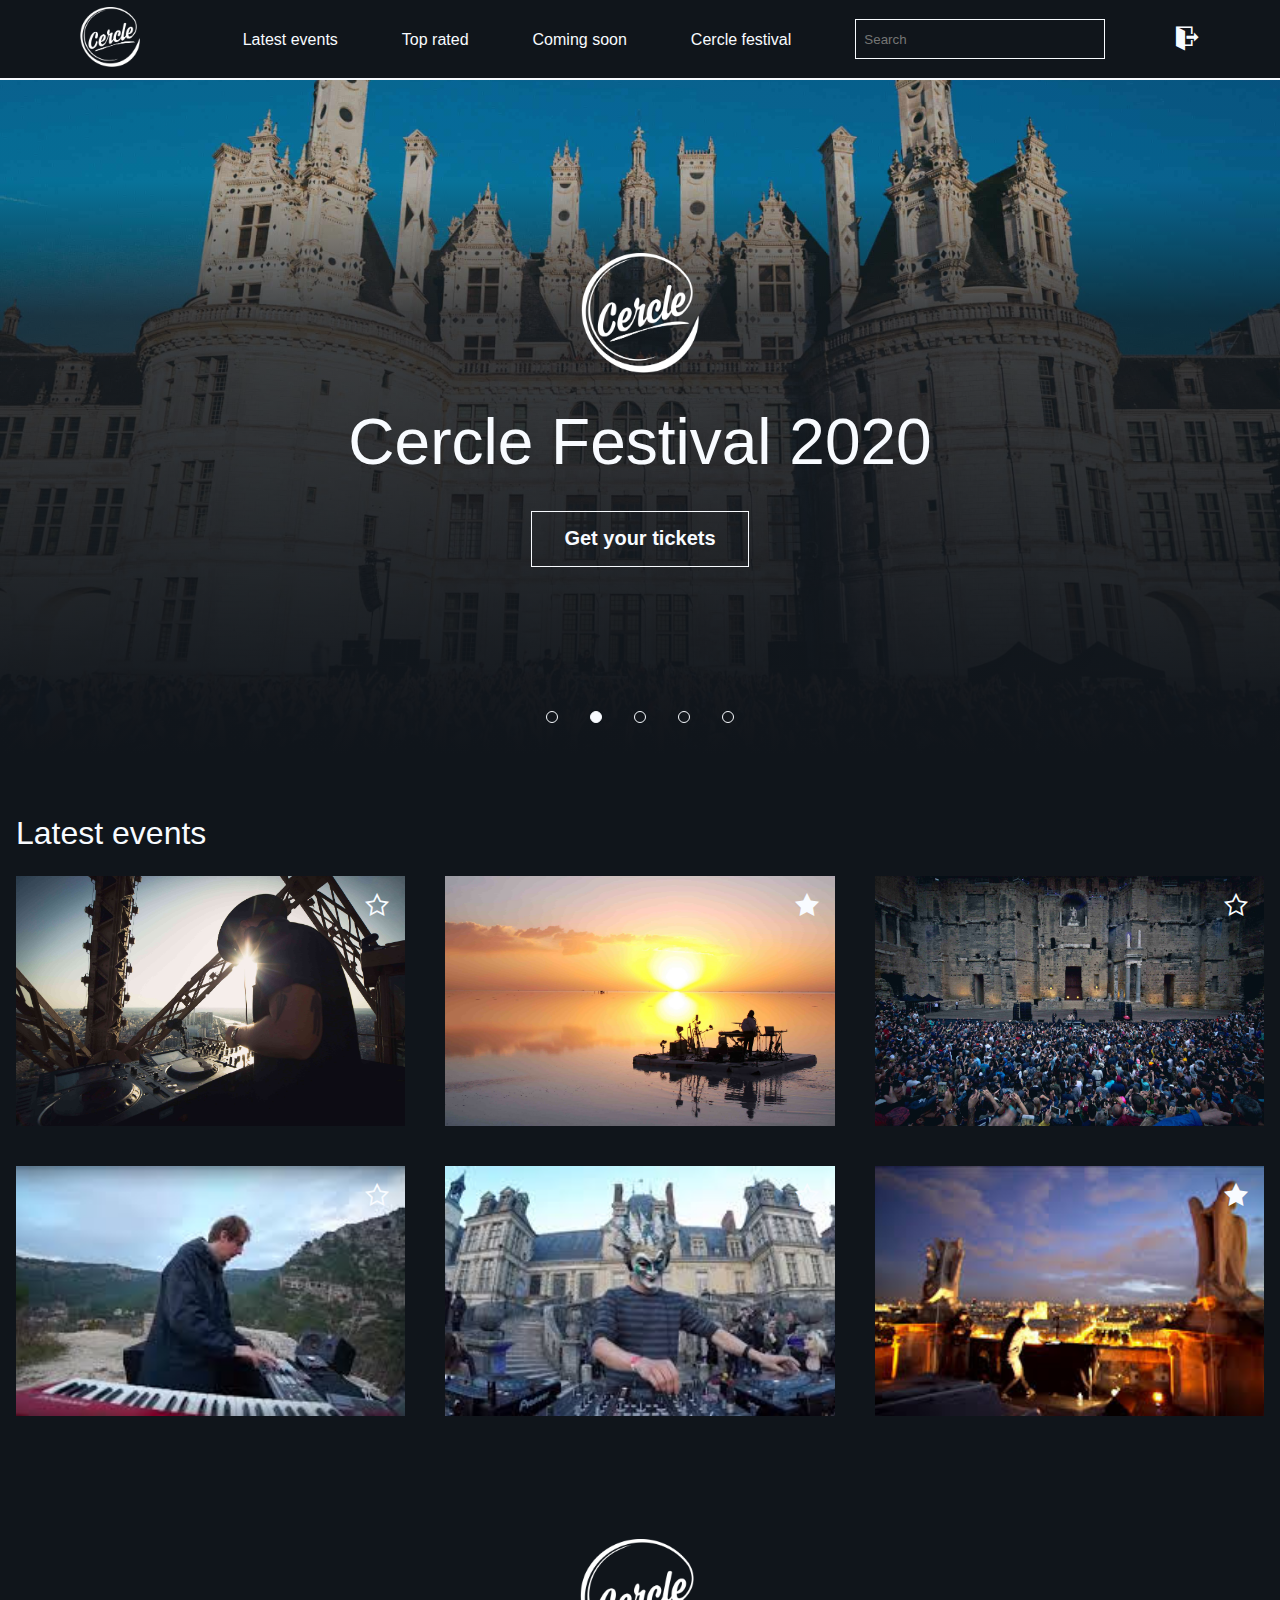
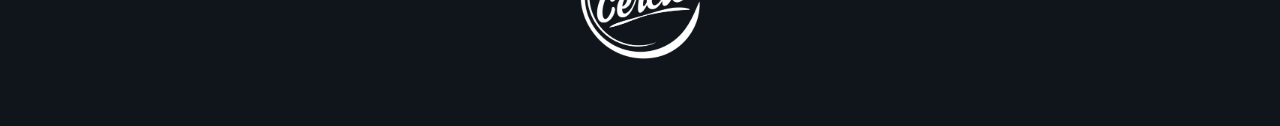
<file: index.html>
<!DOCTYPE html>
<html lang="en">
	<head>
		<meta charset="UTF-8" />
		<meta name="viewport" content="width=device-width, initial-scale=1.0" />
		<title>Cercle</title>
        <link rel="stylesheet" href="./css/styles.css" />
        <link rel="stylesheet" href="./css/nav.css" />
        <link rel="stylesheet" href="./css/header.css" />
        <link rel="stylesheet" href="./css/grid.css" />
        <link rel="stylesheet" href="./css/footer.css" />
	</head>
	<body>
		<nav class="nav">
            <a href="#" class="nav__logo--clickable">
                <img src="./img/logo.png" alt="Cercle" class="nav__logo">
            </a>
			<input type="checkbox" id="nav__burger-checkbox" />
			<label for="nav__burger-checkbox" class="nav__burger-label"></label>

			<ul class="nav__list">
				<li class="nav__list__item">
					<a href="#latest-events">Latest events</a>
				</li>
				<li class="nav__list__item">
					<a href="404.html">Top rated</a>
				</li>
				<li class="nav__list__item">
					<a href="coming-soon.html">Coming soon</a>
				</li>
				<li class="nav__list__item">
					<a href="404.html">Cercle festival</a>
                </li>
                <li class="nav__list__item nav__list__item-searchbar">
                    <input type="search" placeholder="Search">
                </li>
            </ul>
            <a href="login.html">
                <i class="nav__icon nav__icon-logout"></i>
            </a>
        </nav>

		<header class="header">
            <img src="./img/logo.png" alt="Cercle">
            <h1>Cercle Festival 2020</h1>
            <a href="404.html">
                <button>Get your tickets</button>
            </a>
            <div class="header__carrousel-dots">
                <div class="dot"></div>
                <div class="dot dot--active"></div>
                <div class="dot"></div>
                <div class="dot"></div>
                <div class="dot"></div>
            </div>
		</header>

		<main>
			<section class="section latest-events" id="latest-events">
				<h2>Latest events</h2>
				<div class="grid-container">
					<a href="detail.html">
						<article class="grid-container__item item item-kolsch">
							<div class="item__info">
								<h1 class="item__title">Kölsch</h1>
								<h2 class="item__subtitle">Tour Eiffel</h2>
								<p class="item__description">
									Kölsch playing live at the top of the Eiffel Tower
								</p>
							</div>
							<i class="item__icon item__icon-like"></i>
						</article>
					</a>
					<a href="detail.html">
						<article class="grid-container__item item item-fkj">
							<div class="item__info">
								<h3 class="item__title">FKJ</h3>
								<h4 class="item__subtitle">Salar de Uyuni</h4>
								<p class="item__description">
									FKJ playing an exclusive live set in world's largest salt flat
								</p>
							</div>
							<i class="item__icon item__icon-like-full"></i>
						</article>
					</a>
					<a href="detail.html">
						<article class="grid-container__item item item-solomun">
							<div class="item__info">
								<h3 class="item__title">Solomun</h3>
								<h4 class="item__subtitle">Théâtre Antique d'Orange</h4>
								<p class="item__description">
									Solomun playing his unique DJ set in this amazing roman
									theater
								</p>
							</div>
							<i class="item__icon item__icon-like"></i>
						</article>
					</a>
					<a href="detail.html">
						<article class="grid-container__item item item-loffler">
							<div class="item__info">
								<h3 class="item__title">Christian Löffler</h3>
								<h4 class="item__subtitle">Fontaine de Vaucluse</h4>
								<p class="item__description">
									Christian Löffler playing live in a castle ruin in the
									beautiful south of France
								</p>
							</div>
							<i class="item__icon item__icon-like"></i>
						</article>
					</a>
					<a href="detail.html">
						<article class="grid-container__item item item-brejcha">
							<div class="item__info">
								<h3 class="item__title">Boris Brejcha</h3>
								<h4 class="item__subtitle">Château de Fontainebleau</h4>
								<p class="item__description">
									First set of Boris Brejcha playing for Cercle at Château de Fontainebleau
								</p>
							</div>
							<i class="item__icon item__icon-like"></i>
						</article>
					</a>
					<a href="detail.html">
						<article class="grid-container__item item item-nto">
							<div class="item__info">
								<h3 class="item__title">N'to</h3>
								<h4 class="item__subtitle">Tour Saint-Jacques</h4>
								<p class="item__description">
									N'to live set with a perfect night landscape of the city of Paris.
								</p>
							</div>
							<i class="item__icon item__icon-like-full"></i>
						</article>
					</a>
				</div>
			</section>
        </main>
        <footer class="footer">
            <a href="#">
                <img src="./img/logo.png" alt="Cercle">
            </a>
        </footer>
	</body>
</html>
</file>
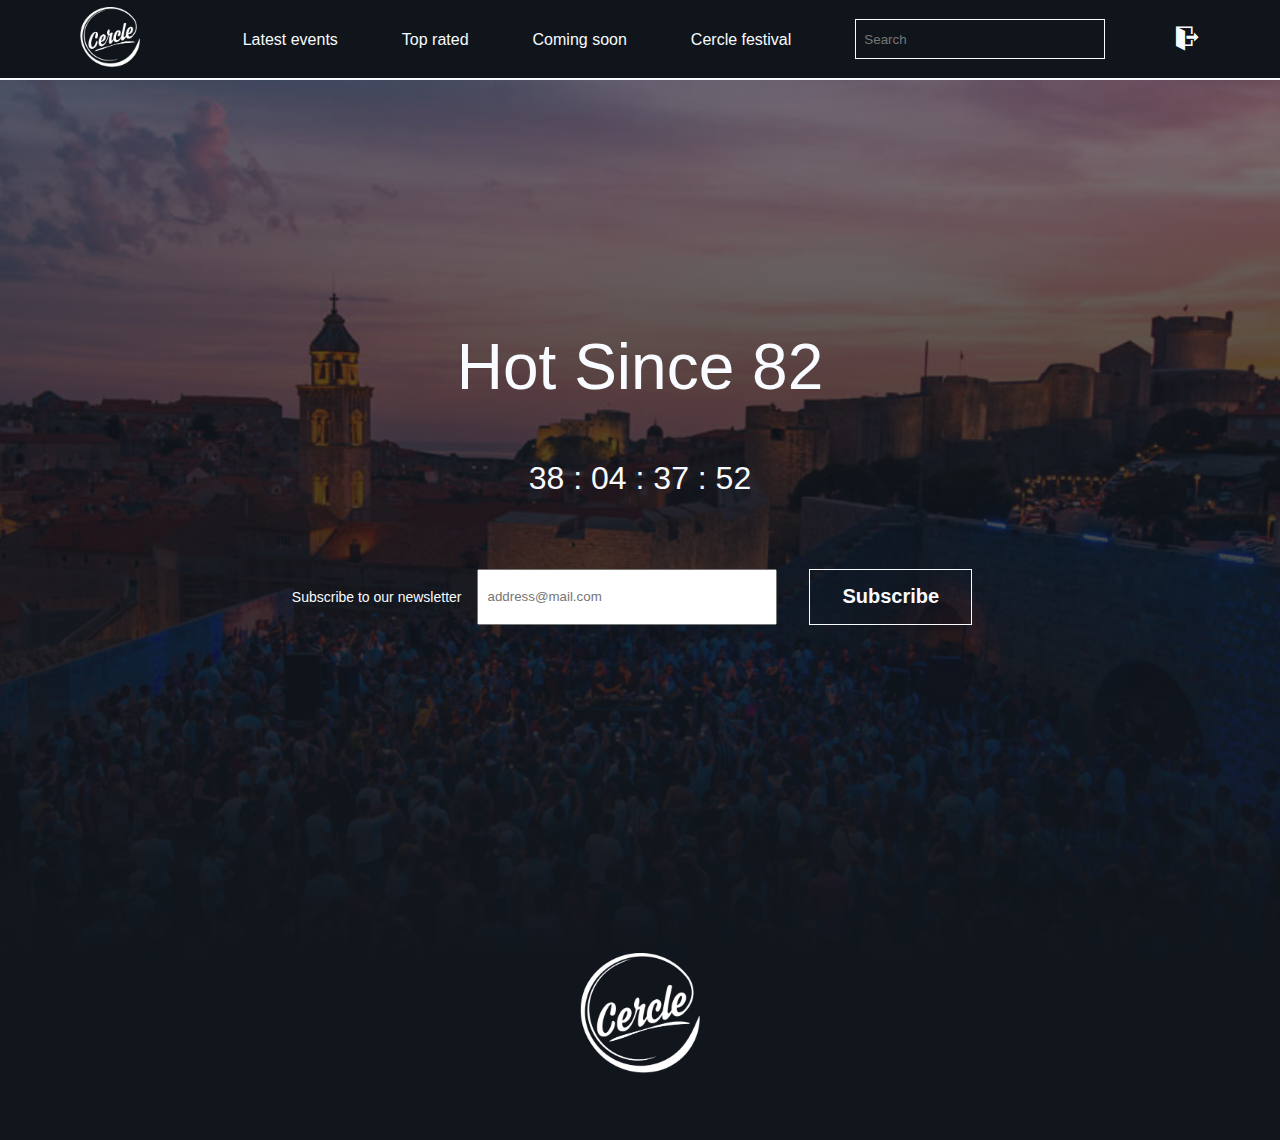
<file: coming-soon.html>
<!DOCTYPE html>
<html lang="en">
<head>
    <meta charset="UTF-8">
    <meta name="viewport" content="width=device-width, initial-scale=1.0">
    <title>Coming soon!</title>
    <link rel="stylesheet" href="./css/styles.css">
    <link rel="stylesheet" href="./css/nav.css">
    <link rel="stylesheet" href="./css/footer.css">
    <link rel="stylesheet" href="./css/coming-soon.css">
</head>
<body>
    <nav class="nav">
        <a href="index.html" class="nav__logo--clickable">
            <img src="./img/logo.png" alt="Cercle" class="nav__logo">
        </a>
        <input type="checkbox" id="nav__burger-checkbox" />
        <label for="nav__burger-checkbox" class="nav__burger-label"></label>

        <ul class="nav__list">
            <li class="nav__list__item">
                <a href="index.html#latest-events">Latest events</a>
            </li>
            <li class="nav__list__item">
                <a href="404.html">Top rated</a>
            </li>
            <li class="nav__list__item">
                <a href="coming-soon.html">Coming soon</a>
            </li>
            <li class="nav__list__item">
                <a href="404.html">Cercle festival</a>
            </li>
            <li class="nav__list__item nav__list__item-searchbar">
                <input type="search" placeholder="Search">
            </li>
        </ul>
        <a href="login.html">
            <i class="nav__icon nav__icon-logout"></i>
        </a>
    </nav>
    <main class="main coming-soon">
        <div class="coming-soon__remaining">
            <h1>Hot Since 82</h1>
            <h2>
                38 : 04 : 37 : 52
            </h2>
        </div>
        <form action="#">
            <p>Subscribe to our newsletter</p>
            <input type="email" placeholder="address@mail.com">
            <button type="submit">Subscribe</button>
        </form>
    </main>
    <footer class="footer">
        <a href="#">
            <img src="./img/logo.png" alt="Cercle">
        </a>
    </footer>
</body>
</html>
</file>
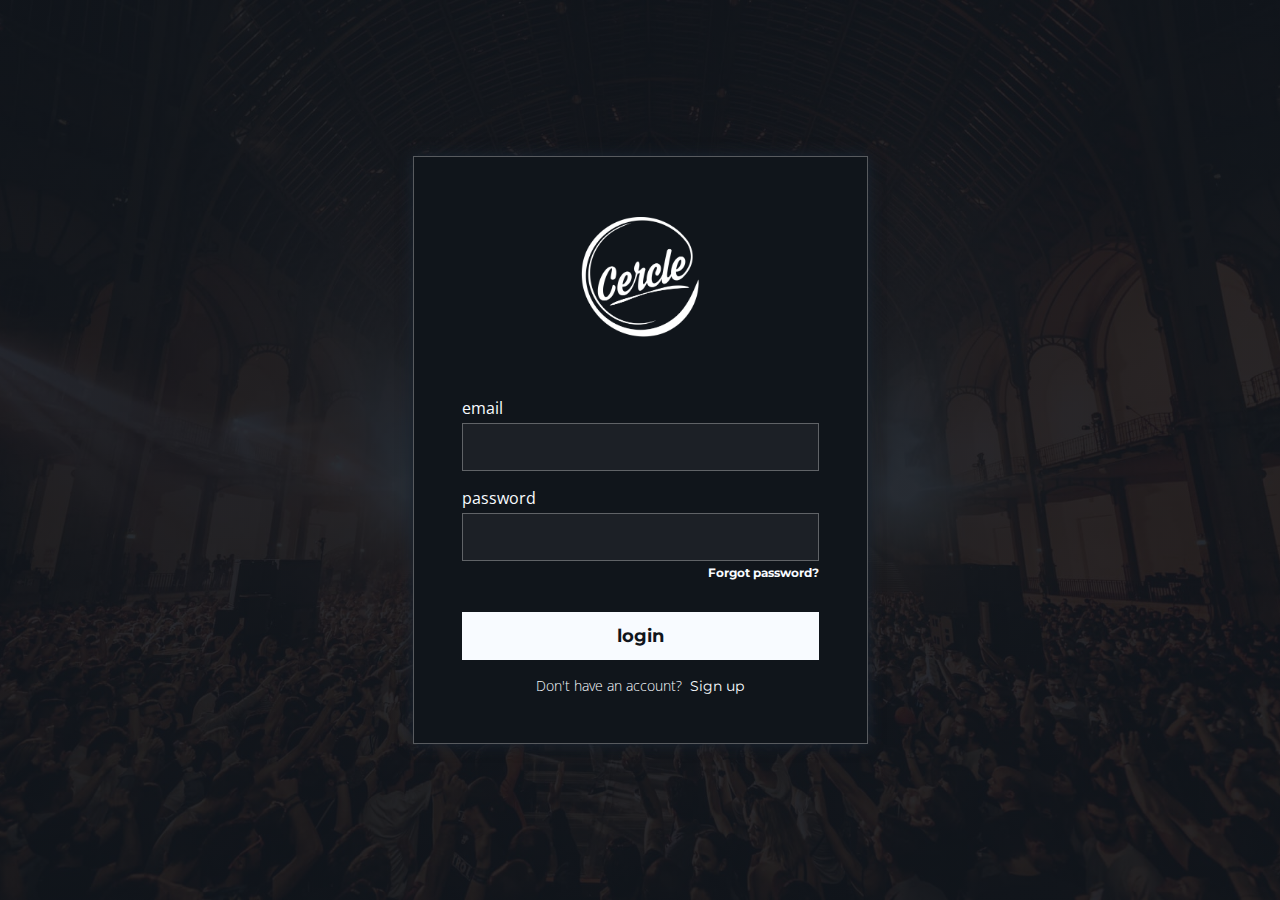
<file: login.html>
<!DOCTYPE html>
<html lang="en">
<head>
    <meta charset="UTF-8">
    <meta name="viewport" content="width=device-width, initial-scale=1.0">
    <title>Cercle</title>

    <link href='https://fonts.googleapis.com/css?family=Montserrat' rel='stylesheet'>
    <link href='https://fonts.googleapis.com/css?family=Open Sans' rel='stylesheet'>

    <link rel="stylesheet" href="./css/styles.css">
    <link rel="stylesheet" href="./css/login.css">
</head>
<body>
    <div class="login-container">
        <img src="./img/logo.png" alt="Cercle" class="logo">
        <form action="index.html" method="GET">
            <label for="email">email</label>
            <input type="email" name="email" id="email">
            <label for="password">password</label>
            <input type="password" name="password" id="password">
            <a href="#">Forgot password?</a>
            <button type="submit">login</button>
        </form>
        <span>Don't have an account?<a href="#">Sign up</a></span>
    </div>
</body>
</html>
</file>
<file: css/styles.css>
@font-face {
    font-family: "Icons-Font";
    src:    url("../fonts/icomoon.eot"),
            url("../fonts/icomoon.woff") format("woff"),
            url("../fonts/icomoon.ttf") format("truetype");
    font-weight: normal;
    font-style: normal;
}

:root {
    --color-black: #10151B;
    --color-primary: #19232F;
    --color-pearl: #F8FBFF;
    --nav-height: 80px;
}

html {
	box-sizing: border-box;
}

*,
*:before,
*:after {
	box-sizing: inherit;
}

body {
    margin: 0 auto;
    padding: 0;
    max-width: 1440px;
    overflow-x: hidden;
}

img, video {
    max-width: 100%;
    outline: none;
}

a {
    text-decoration: none;
    color: var(--color-pearl);
}

html {
    background-color: var(--color-black);
    color: var(--color-pearl);
}

* {
    font-family: 'Open Sans', Arial, Helvetica, sans-serif;
}

h1,
h2,
h3,
h4,
h5,
h6 {
    margin: 0;
    font-family: 'Montserrat', Arial, Helvetica, sans-serif;
    font-weight: normal;
    text-align: center;
}

p {
    margin: 0;
    font-size: 14px;
    font-weight: lighter;
}

h1 {
    font-size: 24px;
    margin: 16px 0;
    text-align: center;
}

h2 {
    font-size: 20px;
    margin: 24px 0;
}

h3 {
    font-size: 16px;
    margin: 24px 0;
}

i[class*="icon-"]::before,
i[class*="icon-"]::after {
    font-family: "Icons-Font";
    font-size: 24px;
    font-style: normal;
}

button {
    min-height: 32px;
    padding: 8px 16px;
    border: 1px solid var(--color-pearl);
    background-color: transparent;
    border-radius: 0;
    font-weight: bold;
    color: var(--color-pearl);
}

button:hover {
    background-color: var(--color-pearl);
    color: var(--color-black);
    cursor: pointer;
}

button:focus {
    outline: none;
}

section {
    margin: 60px 0;
}

@media (min-width: 536px) {
    h1 {
        font-size: 32px;
    }
}

@media (min-width: 768px) {

    h1 {
        font-size: 40px;
        margin: 24px 0;
    }

    h2 {
        font-size: 32px;
        margin: 24px 0;
    }

    button {
        height: 56px;
        font-size: 20px;
        padding: 8px 32px;
    }
}

@media (min-width: 992px) {

    h1 {
        font-size: 64px;
        margin: 32px 0;
    }
}
</file>
<file: css/nav.css>
body {
	margin-top: var(--nav-height);
}

.nav {
	height: var(--nav-height);
	position: fixed;
	width: 100%;
	top: 0;
	left: 0;
	z-index: 9999;
	padding: 0 80px;
	border-bottom: 2px solid var(--color-pearl);
	background-color: var(--color-black);
	display: flex;
	align-items: center;
	justify-content: space-between;
}

.nav__logo {
    height: 60px;
    width: 60px;
}

.nav__list {
	height: 100%;
	display: flex;
	list-style: none;
	margin: 0;
	padding: 0;
}

.nav__list__item {
	display: flex;
	justify-content: center;
	align-items: center;
}

.nav__list__item > a {
	display: block;
	height: 100%;
	line-height: var(--nav-height);
	padding: 0 32px;
	transition: all 0.25s ease-in-out;
}

.nav__list__item > a:hover {
	background-color: var(--color-pearl);
	color: var(--color-black);
}

.nav__list__item > input {
	height: 40px;
	width: 250px;
	margin-left: 32px;
	padding: 0 8px;
	outline: none;
	border: 1px solid var(--color-pearl);
	background-color: var(--color-black);
	color: var(--color-pearl);
}

.nav__icon-logout::before {
	content: "\ea14";
}

#nav__burger-checkbox {
	display: none;
}

.nav__burger-label {
	width: var(--nav-height);
    height: var(--nav-height);

    position: absolute;
    top: 0;
    left: 60px;
    font-size: 40px;
	cursor: pointer;
	display: none;
}

.nav__burger-label::before {
    content: '';
    background-color: var(--color-pearl);
    width: 32px;
    height: 2px;
    position: absolute;
    left: 26px;
    top: 26px;
    box-shadow: 0 0.3em 0 0 var(--color-pearl), 0 0.6em 0 0 var(--color-pearl);
}

@media all and (max-width: 1200px) {

    .nav {
		display: flex;
		padding: 0 24px;
    }

    .nav__burger-label {
        display: block;
    }

    .nav__logo--clickable {
        position: relative;
        top: 0;
        left: calc(50% - 30px);
    }

	.nav__list__item > a,
	.nav__list__item-searchbar {
		text-align: center;
    }
    
    .nav__list__item-searchbar {
        padding: 32px 0;
    }

	.nav__list {
		position: fixed;
		width: 100%;
		height: 100vh;
		background: var(--color-black);
        top: var(--nav-height);
        left: 0;
        opacity: 0;
		transition: opacity 750ms ease-out;
        z-index: 100;
        flex-direction: column;
    }
    
    .nav__list__item {
        display: block;
	}
	
	.nav__burger-label {
		left: 16px;
	}

    #nav__burger-checkbox:checked ~ .nav__list {
        opacity: 1;
    }    
}
</file>
<file: css/header.css>
.header {
	position: relative;
	height: 35vh;
	overflow: hidden;
	display: flex;
	flex-direction: column;
	justify-content: center;
	align-items: center;
	padding: 1rem;
	background-image: linear-gradient(
			to top,
			var(--color-black),
			rgba(17, 22, 29, 0.8) 65%,
			rgba(17, 22, 29, 0.3) 85%
		),
		url("../img/header_bg.jpg");
	background-position: center;
	background-repeat: no-repeat;
	background-size: cover;
}

.header img {
	height: 60px;
}

.header__carrousel-dots {
    position: absolute;
    bottom: 32px;
	display: flex;
}

.header__carrousel-dots .dot {
	height: 8px;
	width: 8px;
	margin: 0 16px;
	border-radius: 50%;
	border: 1px solid var(--color-pearl);
}

.header__carrousel-dots .dot--active {
	background-color: var(--color-pearl);
}

@media (min-width: 536px) {
	.header {
		padding-bottom: 2rem;
		height: 45vh;
	}
}

@media (min-width: 768px) {
	.header {
		height: 60vh;
	}

	.header img {
		height: 80px;
    }

	.header__carrousel-dots .dot {
		height: 12px;
		width: 12px;
    }
}

@media (min-width: 992px) {
	.header {
		height: 75vh;
	}

	.header img {
		height: 120px;
	}
}

@media (min-width: 1440px) {
	.header {
		margin-left: calc(-50vw + 50%);
		margin-right: calc(-50vw + 50%);
	}
}
</file>
<file: css/grid.css>
main {
	margin: 1rem;
}

.grid-container {
	display: grid;
	grid-template-columns: 1fr;
	gap: 16px;
}

.grid-container__item {
	height: 200px;
	background-color: darkslategray;
}

.item {
	position: relative;
	display: flex;
	flex-direction: column;
	justify-content: flex-end;
	align-items: flex-end;

	background-repeat: no-repeat;
	background-position: center;
	background-size: cover;
}

.item-kolsch {
	background-image: url("../img/kolsch_bg.jpg");
}

.item-solomun {
	background-image: url("../img/solomun_bg.jpg");
}

.item-fkj {
	background-image: url("../img/fkj_bg.jpg");
}

.item-loffler {
	background-image: url("../img/christian-loffler_bg.jpeg");
}

.item-brejcha {
	background-image: url("../img/boris-brejcha_bg.jpeg");
}

.item-nto {
	background-image: url("../img/nto_bg.jpeg");
}

.item__info {
	opacity: 0;
	display: flex;
	flex-direction: column;
	justify-content: flex-end;
	align-items: flex-end;
	height: 100%;
	width: 100%;
	padding: 8px 16px;
}

.item__info:hover {
	opacity: 1;
	background-color: rgba(17, 22, 29, 0.5);
}

.item__title,
.item__subtitle,
.item__description {
	text-align: end;
}

.item__title {
	font-size: 1.5rem;
	margin: 0.5rem 0;
	font-weight: normal;
}

.item__subtitle {
	font-size: 1rem;
	margin: 0.5rem 0;
	font-weight: normal;
}

.item__description {
	font-size: 0.8rem;
	font-weight: lighter;
}

.item__icon {
	position: absolute;
	top: 16px;
	right: 16px;
}

.item__icon-like::before {
	content: "\e9d7";
}

.item__icon-like-full::before {
	content: "\e9d9";
}

@media (min-width: 536px) {
	.grid-container {
		margin: 0 15%;
	}
}

@media (min-width: 768px) {
    .latest-events h2,
    .related h2 {
        text-align: left;
    }    

	.grid-container {
		margin: 0;
		grid-template-columns: repeat(2, 1fr);
	}

	.grid-container__item {
		height: 250px;
	}
}

@media (min-width: 992px) {
	.grid-container {
		grid-template-columns: repeat(3, 1fr);
		gap: 40px;
	}
}
</file>
<file: css/footer.css>
.footer {
    height: 250px;
    display: flex;
    justify-content: center;
    align-items: center;
}

.footer img {
    height: 80px;
    width: 80px;
}

@media (min-width: 768px) {
    .footer img {
        height: 120px;
        width: 120px;
    }
}
</file>
<file: css/coming-soon.css>
html {
    background-image: 
        linear-gradient(
            to bottom,
			rgba(17, 22, 29, 0.5),
			rgba(17, 22, 29, 1) 85%
		),
        url("../img/coming-soon.jpg");
        background-size: cover;
        background-repeat: no-repeat;
        background-position: top;
}

.coming-soon {
    min-height: 90vh;
    display: flex;
    flex-direction: column;
    justify-content: center;
    align-items: center;
}

.coming-soon__remaining {
    display: flex;
    flex-direction: column;
    align-items: center;
}

.coming-soon form {
    margin: 40px 0;
    display: flex;
    flex-direction: column;
    align-items: center;
}

.coming-soon form  p{
    margin: 8px 0;
}

.coming-soon form  input{
    margin: 8px 16px;
    height: 40px;
    padding: 0 8px;
    width: 80vw;
    outline: none;
}

.coming-soon form  button{
    margin: 8px 16px;
}

@media (min-width:768px) {
    .coming-soon form {
        flex-direction: row;
    }
    .coming-soon form  input{
        width: unset;
        min-width: 300px;
        height: 56px;
    }
}
</file>
<file: css/login.css>
html {
    height: 100vh;
}

body {
    height: 100%;
    max-width: unset;
}

.login-container {
    width: 100%;
    padding: 1rem;
}

.login-container .logo {
    display: block;
    margin: 60px auto;
    height: 120px;
    text-align: center;
}

.login-container form label,
.login-container form input,
.login-container form a,
.login-container button{
    display: block;
    width: 100%;
}

.login-container form label {
    margin-top: 16px;
    margin-bottom: 4px;
}

.login-container form input {
    background-color: rgba(255,255,255,0.05);
    border: 1px solid rgba(255, 255, 255, 0.3);
    border-radius: 0;
    height: 48px;
    color: var(--color-pearl);
    padding: 0.5rem;
}

.login-container form a {
    margin-top: 4px;
    text-align: right;
    color: var(--color-pearl);
    font-size: 12px;
    font-family: Montserrat, Arial, Helvetica, sans-serif;
    font-weight: bolder;
}

.login-container form button {
    background-color: var(--color-pearl);
    height: 48px;
    margin-top: 32px;
    border: 0;
    font-family: Montserrat, Arial, Helvetica, sans-serif;
    color: var(--color-black);
    font-size: 18px;
    font-weight: bold;
    cursor: pointer;
}


.login-container form input:focus,
.login-container button:focus {
    outline: none;
}

.login-container span {
    margin-top: 16px;;
    display: block;
    text-align: center;
    font-size: 14px;
    font-weight: lighter;
}

.login-container span a {
    margin-left: 8px;
    font-family: Montserrat, Arial, Helvetica, sans-serif;
    font-weight: bolder;
}

@media (min-width: 376px) {
    body {
        display: flex;
        justify-content: center;
        align-items: center;
        background-image: 
        linear-gradient(
			rgba(17, 22, 29, 0.9),
			rgba(17, 22, 29, 0.9)
		),
        url("../img/login_bg_1.jpeg");
        background-size: cover;
        background-position: center;
    }

    .login-container {
        max-width: 375px;
        padding: 0 3rem 3rem 3rem;
        box-shadow: 0px 0px 12px 1px var(--color-primary);
        border: 1px solid rgba(255, 255, 255, 0.3);
        background-color: var(--color-black);
    }
}

@media (min-width: 768px) {
    .login-container {
        max-width: 455px;
    }
}
</file>
